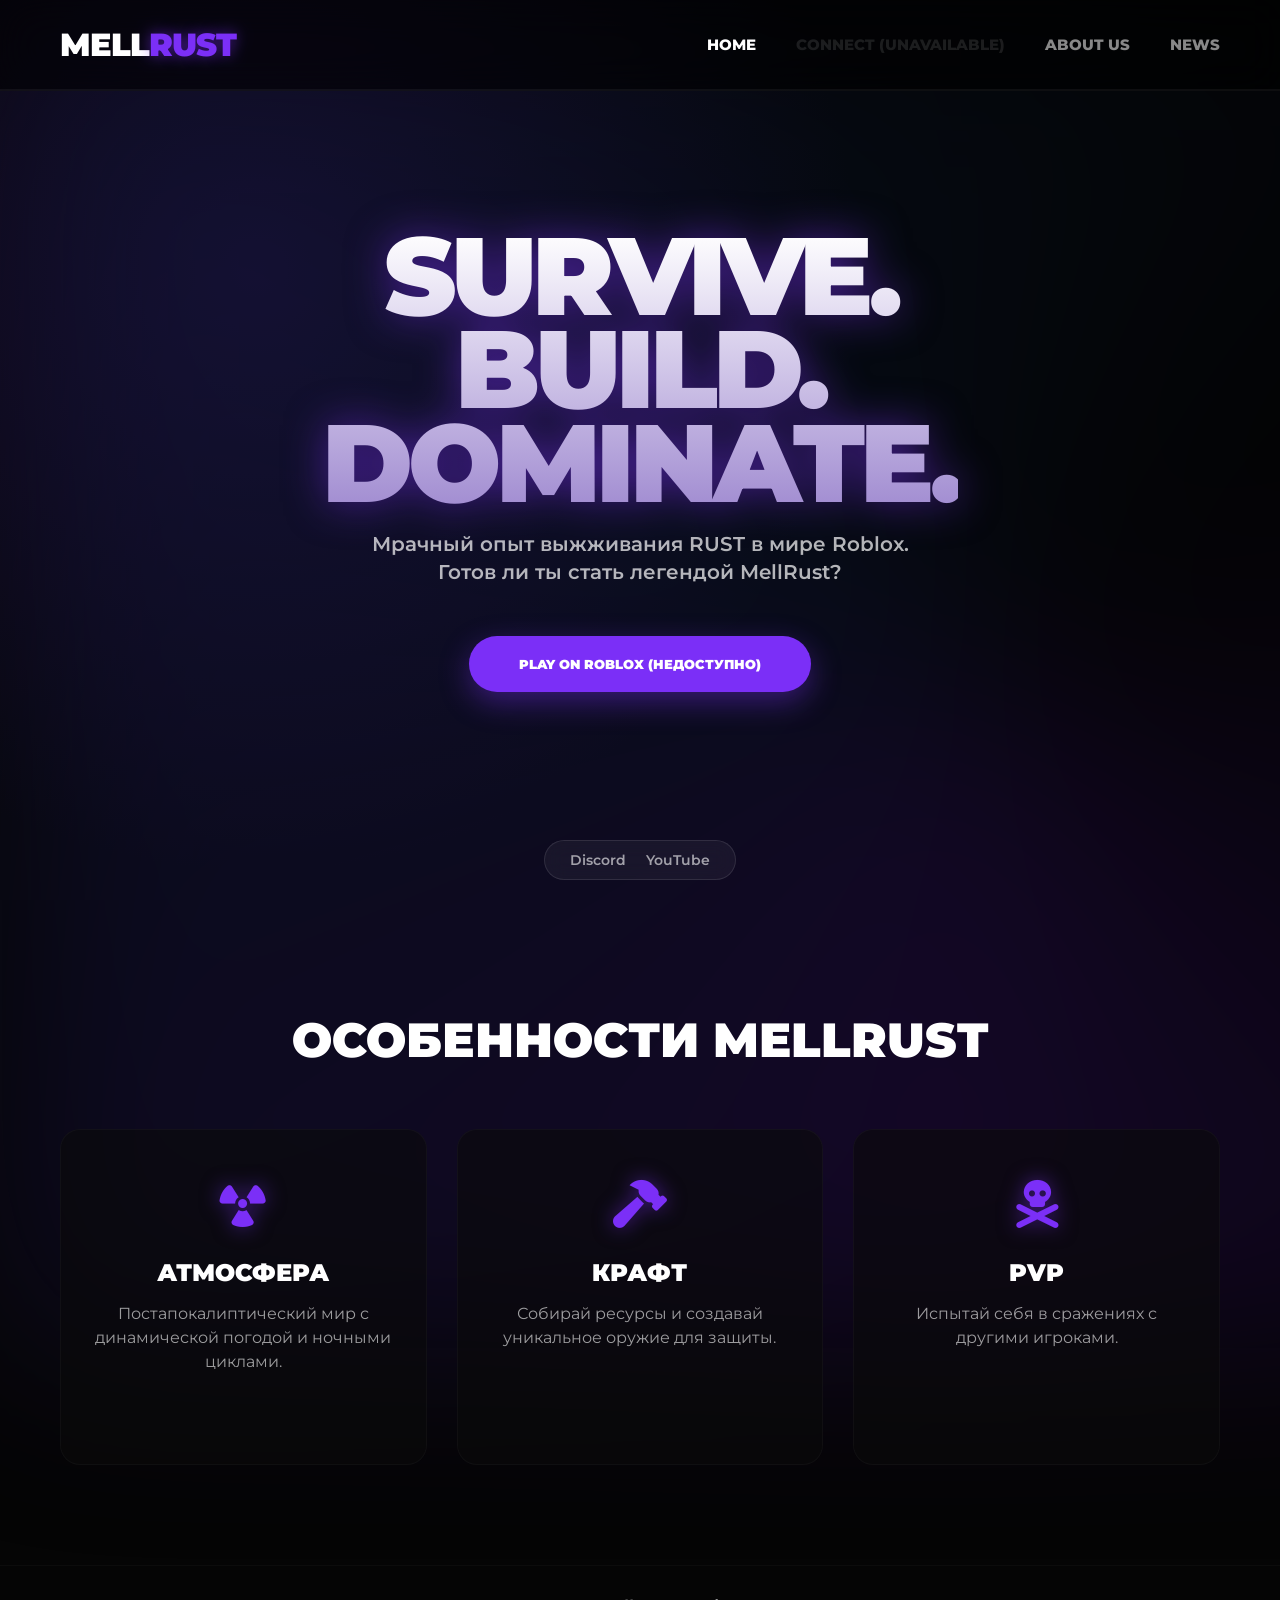
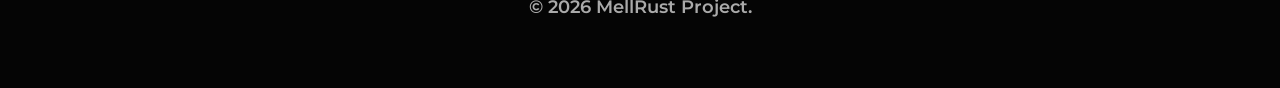
<file: index.html>
<!DOCTYPE html>
<html lang="ru">
<head>
    <footer class="footer-links">
    <a href="https://discord.gg/VKN4uFY7c" target="_blank" class="footer-item">Discord</a>
    <a href="#" class="footer-item">YouTube</a> 
    </footer>
    <meta charset="UTF-8">
    <meta name="viewport" content="width=device-width, initial-scale=1.0">
    <title>MellRust | Dark Edition</title>
    <link rel="stylesheet" href="style.css">
    <link rel="stylesheet" href="https://cdnjs.cloudflare.com/ajax/libs/font-awesome/6.0.0/css/all.min.css">
</head>
<body>
    <div class="gradient-bg"></div>
    
    <header class="navbar">
        <div class="logo">Mell<span>Rust</span></div>
        <nav>
            <ul class="nav-links">
                <li><a href="index.html" class="active">Home</a></li>
                <li><a href="#" class="disabled">Connect <span>(UNAVAILABLE)</span></a></li>
                <li><a href="about.html">About Us</a></li>
                <li><a href="news.html">News</a></li>
            </ul>
        </nav>
    </header>

    <main class="hero-section">
        <div class="hero-content">
            <h1 class="main-title">SURVIVE.<br>BUILD.<br>DOMINATE.</h1>
            <p class="main-subtitle">Мрачный опыт выжживания RUST в мире Roblox. Готов ли ты стать легендой MellRust?</p>
            <div class="action-btns">
                <button class="cta-btn play-btn">Play on Roblox
                    (НЕДОСТУПНО)
                </button>
            </div>
        </div>
    </main>

    <section class="features-section">
        <div class="container">
            <h2 class="section-title">Особенности MellRust</h2>
            <div class="features-grid">
                <div class="feature-card">
                    <i class="fas fa-radiation fa-3x feature-icon"></i>
                    <h3>Атмосфера</h3>
                    <p>Постапокалиптический мир с динамической погодой и ночными циклами.</p>
                </div>
                <div class="feature-card">
                    <i class="fas fa-hammer fa-3x feature-icon"></i>
                    <h3>Крафт</h3>
                    <p>Собирай ресурсы и создавай уникальное оружие для защиты.</p>
                </div>
                <div class="feature-card">
                    <i class="fas fa-skull-crossbones fa-3x feature-icon"></i>
                    <h3>PvP</h3>
                    <p>Испытай себя в сражениях с другими игроками.</p>
                </div>
            </div>
        </div>
    </section>

    <footer class="main-footer">
        <p>&copy; 2026 MellRust Project.</p>
    </footer>
</body>
</html>
</file>
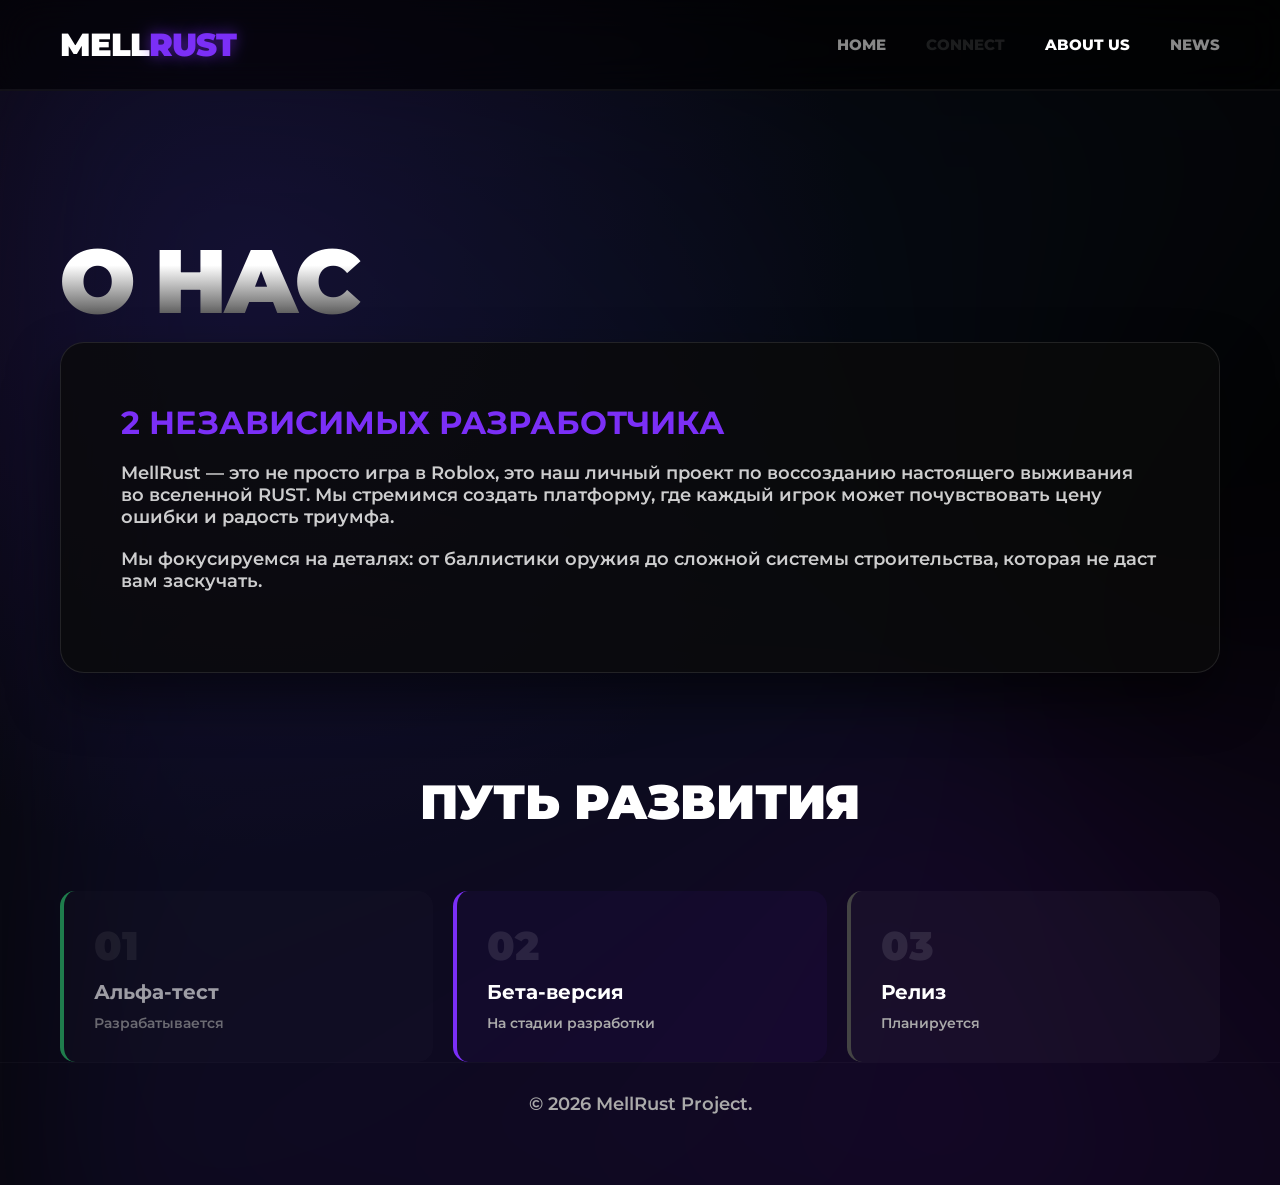
<file: about.html>
<!DOCTYPE html>
<html lang="ru">
<head>
    <meta charset="UTF-8">
    <title>About Us | MellRust</title>
    <link rel="stylesheet" href="style.css">
    <link rel="stylesheet" href="https://cdnjs.cloudflare.com/ajax/libs/font-awesome/6.0.0/css/all.min.css">
</head>
<body>
    <div class="gradient-bg"></div>
    
    <header class="navbar">
        <div class="logo">Mell<span>Rust</span></div>
        <nav>
            <ul class="nav-links">
                <li><a href="index.html">Home</a></li>
                <li><a href="#" class="disabled">Connect</a></li>
                <li><a href="about.html" class="active">About Us</a></li>
                <li><a href="news.html">News</a></li>
            </ul>
        </nav>
    </header>

    <main class="container about-page">
        <section class="about-hero">
            <h1 class="page-title-large">О НАС</h1>
            
            <div class="glass-card main-about">
                <h2>2 НЕЗАВИСИМЫХ РАЗРАБОТЧИКА</h2>
                <p>MellRust — это не просто игра в Roblox, это наш личный проект по воссозданию настоящего выживания во вселенной RUST. Мы стремимся создать платформу, где каждый игрок может почувствовать цену ошибки и радость триумфа.</p>
                <p>Мы фокусируемся на деталях: от баллистики оружия до сложной системы строительства, которая не даст вам заскучать.</p>
            </div>
        </section>

        <div class="roadmap">
            <h2 class="section-title">ПУТЬ РАЗВИТИЯ</h2>
            <div class="roadmap-grid">
                <div class="roadmap-item done">
                    <span class="step">01</span>
                    <h3>Альфа-тест</h3>
                    <p>Разрабатывается</p>
                </div>
                <div class="roadmap-item active-step">
                    <span class="step">02</span>
                    <h3>Бета-версия</h3>
                    <p>На стадии разработки</p>
                </div>
                <div class="roadmap-item future">
                    <span class="step">03</span>
                    <h3>Релиз</h3>
                    <p>Планируется</p>
                </div>
            </div>
        </div>
    </main>

    <footer class="main-footer">
        <p>&copy; 2026 MellRust Project.</p>
    </footer>
</body>
</html>
</file>
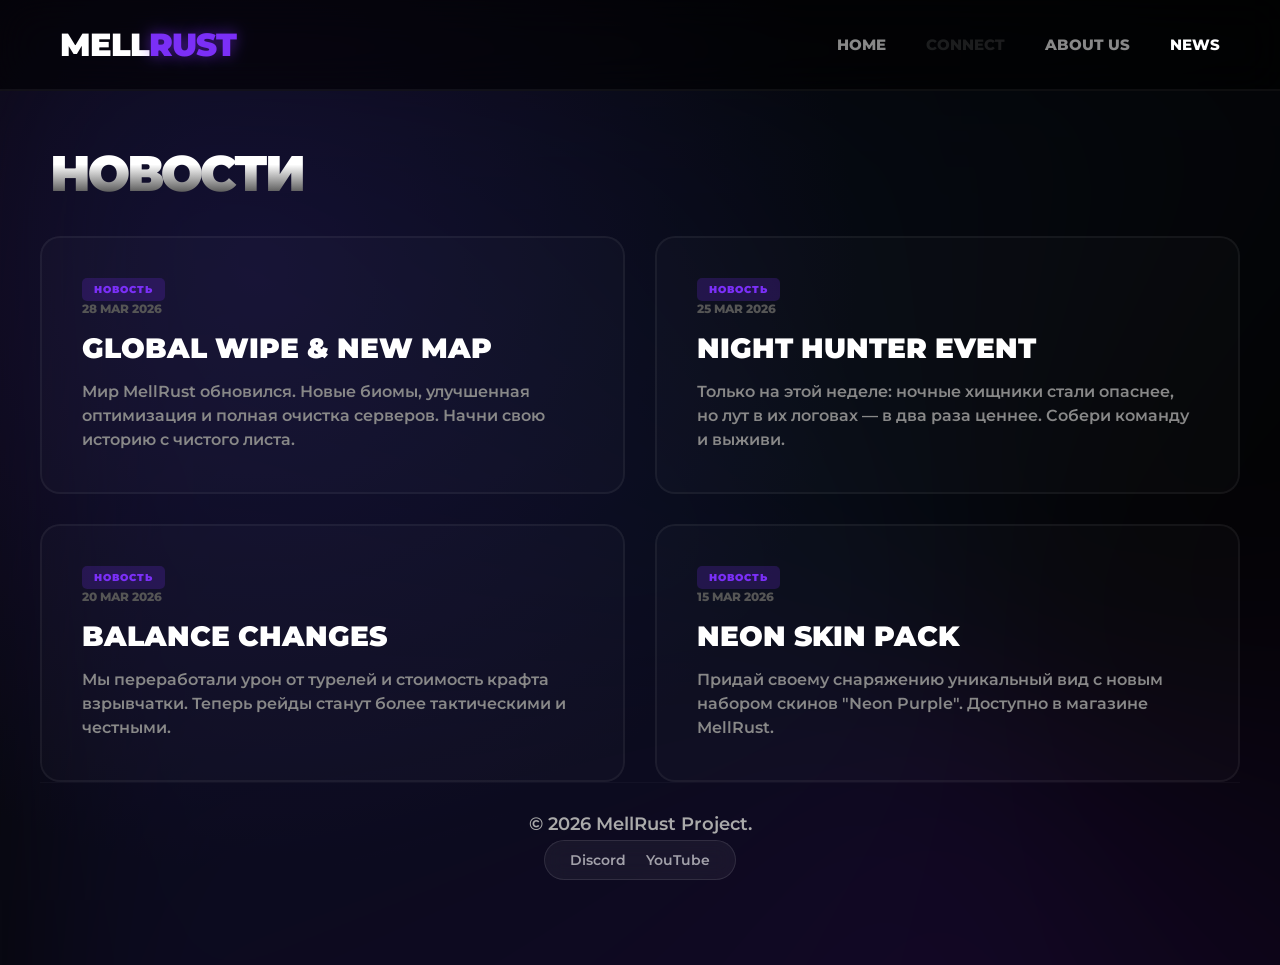
<file: news.html>
<!DOCTYPE html>
<html lang="ru">
<head>
    <footer class="footer-links">
    <a href="https://discord.gg/VKN4uFY7c" target="_blank" class="footer-item">Discord</a>
    <a href="#" class="footer-item">YouTube</a> 
    </footer>
    <meta charset="UTF-8">
    <title>News | MellRust Dark</title>
    <link rel="stylesheet" href="style.css">
</head>
<body>
    <div class="gradient-bg"></div>
    
    <header class="navbar">
        <div class="logo">Mell<span>Rust</span></div>
        <nav>
            <ul class="nav-links">
                <li><a href="index.html">Home</a></li>
                <li><a href="#" class="disabled">Connect</a></li>
                <li><a href="about.html">About Us</a></li>
                <li><a href="news.html" class="active">News</a></li>
            </ul>
        </nav>
    </header>

    <main class="news-page-container">
        <h1 class="page-title">НОВОСТИ</h1>
        
        <div class="news-grid">
            <article class="news-card">
                <div class="news-tag">Новость</div>
                <span class="date">28 MAR 2026</span>
                <h3>GLOBAL WIPE & NEW MAP</h3>
                <p>Мир MellRust обновился. Новые биомы, улучшенная оптимизация и полная очистка серверов. Начни свою историю с чистого листа.</p>
            </article>

            <article class="news-card">
                <div class="news-tag">Новость</div>
                <span class="date">25 MAR 2026</span>
                <h3>NIGHT HUNTER EVENT</h3>
                <p>Только на этой неделе: ночные хищники стали опаснее, но лут в их логовах — в два раза ценнее. Собери команду и выживи.</p>
            </article>

            <article class="news-card">
                <div class="news-tag">Новость</div>
                <span class="date">20 MAR 2026</span>
                <h3>BALANCE CHANGES</h3>
                <p>Мы переработали урон от турелей и стоимость крафта взрывчатки. Теперь рейды станут более тактическими и честными.</p>
            </article>

            <article class="news-card">
                <div class="news-tag">Новость</div>
                <span class="date">15 MAR 2026</span>
                <h3>NEON SKIN PACK</h3>
                <p>Придай своему снаряжению уникальный вид с новым набором скинов "Neon Purple". Доступно в магазине MellRust.</p>
            </article>
        </div>
        <footer class="main-footer">
        <p>&copy; 2026 MellRust Project.</p>
    </footer>
    </main>
</body>
</html>
</file>
<file: style.css>
@import url('https://fonts.googleapis.com/css2?family=Montserrat:wght@600;800;900&display=swap');

* {
    margin: 0;
    padding: 0;
    box-sizing: border-box;
    font-family: 'Montserrat', sans-serif;
}

body {
    background: #050505; /* Почти черный для глубины */
    color: #ffffff;
    overflow-x: hidden;
}

/* Глубокий темный градиент с блюром */
.gradient-bg {
    position: fixed;
    top: 0;
    left: 0;
    width: 100%;
    height: 100%;
    z-index: -1;
    background: radial-gradient(circle at 20% 30%, #1a0b2e 0%, #050505 50%),
                radial-gradient(circle at 80% 70%, #0a1931 0%, #050505 50%);
    background-color: #000;
}

/* Добавляем анимированные пятна для "перелива" */
.gradient-bg::after {
    content: "";
    position: absolute;
    width: 150%;
    height: 150%;
    background: conic-gradient(from 180deg at 50% 50%, #2b0b5a, #0b1a3a, #000, #2b0b5a);
    animation: rotate 12s linear infinite;
    opacity: 0.4;
    filter: blur(100px);
}

@keyframes rotate {
    from { transform: translate(-25%, -25%) rotate(0deg); }
    to { transform: translate(-25%, -25%) rotate(360deg); }
}

/* Навигация с жирным шрифтом */
.navbar {
    display: flex;
    justify-content: space-between;
    align-items: center;
    padding: 25px 60px;
    background: rgba(0, 0, 0, 0.6);
    backdrop-filter: blur(20px);
    border-bottom: 2px solid rgba(255, 255, 255, 0.05);
    position: sticky;
    top: 0;
    z-index: 100;
}

.logo {
    font-size: 32px;
    font-weight: 900; /* Максимальная толщина */
    letter-spacing: -1px;
    text-transform: uppercase;
}

.logo span {
    color: #7b2ff7; /* Яркий фиолетовый */
    text-shadow: 0 0 15px rgba(123, 47, 247, 0.6);
}

.nav-links {
    list-style: none;
    display: flex;
    gap: 40px;
}

.nav-links a {
    text-decoration: none;
    color: #888;
    font-weight: 800; /* Очень жирный */
    font-size: 15px;
    text-transform: uppercase;
    transition: 0.3s cubic-bezier(0.4, 0, 0.2, 1);
}

.nav-links a:hover, .nav-links a.active {
    color: #fff;
    transform: scale(1.1);
}

.nav-links a.disabled {
    opacity: 0.2;
    cursor: not-allowed;
}

/* Контентные блоки */
.container {
    max-width: 1100px;
    margin: 100px auto;
    padding: 0 20px;
    text-align: center;
}

h1 {
    font-size: 82px;
    font-weight: 900;
    letter-spacing: -3px;
    line-height: 0.9;
    margin-bottom: 20px;
    background: linear-gradient(180deg, #fff 30%, #444 100%);
    -webkit-background-clip: text;
    -webkit-text-fill-color: transparent;
}

p {
    font-size: 18px;
    font-weight: 600;
    color: #aaa;
    max-width: 600px;
    margin: 0 auto 40px;
}

/* Мощные карточки */
.glass-card {
    background: rgba(10, 10, 10, 0.8);
    border: 1px solid rgba(255, 255, 255, 0.1);
    border-radius: 24px;
    padding: 60px;
    box-shadow: 0 25px 50px rgba(0,0,0,0.5);
}

.cta-btn {
    background: #7b2ff7;
    color: #fff;
    padding: 20px 50px;
    border-radius: 40px;
    font-weight: 900;
    text-transform: uppercase;
    border: none;
    cursor: pointer;
    box-shadow: 0 10px 30px rgba(123, 47, 247, 0.4);
    transition: 0.3s;
}

.cta-btn:hover {
    background: #fff;
    color: #000;
    transform: translateY(-3px);
}
/* Контейнер для страницы новостей (шире обычного) */
.news-page-container {
    max-width: 1400px; /* Делаем шире, чтобы помещалось по 2 в ряд красиво */
    margin: 60px auto;
    padding: 0 40px;
}

.page-title {
    text-align: left;
    font-size: 50px;
    margin-bottom: 40px;
    padding-left: 10px;
}

/* Сетка: 2 колонки */
.news-grid {
    display: grid;
    grid-template-columns: 1fr 1fr; /* Ровно две колонки */
    gap: 30px; /* Расстояние между карточками */
}

/* Стили карточки-квадрата */
.news-card {
    background: rgba(255, 255, 255, 0.02);
    border: 2px solid rgba(255, 255, 255, 0.05);
    border-radius: 20px;
    padding: 40px;
    position: relative;
    transition: all 0.4s cubic-bezier(0.175, 0.885, 0.32, 1.275); /* Упругая анимация */
    cursor: pointer;
    overflow: hidden;
}

/* Эффект при наведении */
.news-card:hover {
    transform: translateY(-10px) scale(1.02); /* Увеличивается и поднимается */
    background: rgba(123, 47, 247, 0.05); /* Легкий фиолетовый оттенок фона */
    border-color: #7b2ff7; /* Фиолетовая рамка */
    box-shadow: 0 20px 40px rgba(123, 47, 247, 0.2), 
                0 0 20px rgba(123, 47, 247, 0.1); /* Фиолетовое свечение */
}

/* Заголовок внутри карточки */
.news-card h3 {
    font-size: 28px;
    font-weight: 900;
    margin: 15px 0;
    color: #fff;
    transition: 0.3s;
}

.news-card:hover h3 {
    color: #7b2ff7; /* Заголовок тоже красится в фиолетовый */
}

/* Текст новости */
.news-card p {
    font-size: 16px;
    color: #888;
    line-height: 1.5;
    margin: 0; /* Убираем авто-центрирование из прошлого стиля */
    max-width: 100%;
    text-align: left;
}

/* Декоративные элементы: дата и тег */
.date {
    font-size: 12px;
    font-weight: 800;
    color: #555;
    display: block;
    margin-bottom: 5px;
}

.news-tag {
    display: inline-block;
    padding: 5px 12px;
    background: rgba(123, 47, 247, 0.2);
    color: #7b2ff7;
    font-size: 10px;
    font-weight: 900;
    border-radius: 5px;
    text-transform: uppercase;
    letter-spacing: 1px;
}

/* Адаптивность: на телефонах будет 1 колонка */
@media (max-width: 900px) {
    .news-grid {
        grid-template-columns: 1fr;
    }
    .news-page-container {
        padding: 0 20px;
    }
}
.footer-links {
    position: fixed;
    bottom: 20px; /* Отступ от нижнего края */
    left: 50%;
    transform: translateX(-50%); /* Центрирование по горизонтали */
    display: flex;
    gap: 20px; /* Расстояние между ссылками */
    background: rgba(255, 255, 255, 0.05);
    padding: 10px 25px;
    border-radius: 30px;
    backdrop-filter: blur(10px);
    border: 1px solid rgba(255, 255, 255, 0.1);
    z-index: 1000;
}

.footer-item {
    text-decoration: none;
    color: rgba(255, 255, 255, 0.6);
    font-size: 14px;
    font-weight: 600;
    transition: 0.3s;
}

.footer-item:hover {
    color: #60a5fa; /* Голубой при наведении */
    text-shadow: 0 0 10px rgba(96, 165, 250, 0.5);
}
/* ==============================
   ОБНОВЛЕННЫЕ И НОВЫЕ СТИЛИ
   ============================== */

/* Общие контейнеры */
.container {
    max-width: 1200px;
    margin: 0 auto;
    padding: 0 20px;
}

/* --- Главная секция (Hero) --- */
.hero-section {
    height: 100vh; /* На весь экран */
    display: flex;
    justify-content: center;
    align-items: center;
    text-align: center;
    margin-top: -80px; /* Учитываем высоту навбара */
    position: relative;
    z-index: 1;
}

.hero-content {
    max-width: 800px;
}

.main-title {
    font-size: 110px; /* ОГРОМНЫЙ шрифт */
    font-weight: 900;
    line-height: 0.85;
    letter-spacing: -5px;
    margin-bottom: 20px;
    background: linear-gradient(180deg, #fff 0%, #a18cd1 100%);
    -webkit-background-clip: text;
    -webkit-text-fill-color: transparent;
    /* Фиолетовое свечение заголовка */
    filter: drop-shadow(0 0 20px rgba(123, 47, 247, 0.5));
    text-transform: uppercase;
}

.main-subtitle {
    font-size: 20px;
    color: rgba(255, 255, 255, 0.7);
    font-weight: 600;
    margin-bottom: 50px;
    max-width: 600px;
    margin-left: auto;
    margin-right: auto;
    line-height: 1.4;
}

/* Кнопки действий */
.action-btns {
    display: flex;
    gap: 40px;
    justify-content: center;
}

.cta-btn-outline {
    background: transparent;
    border: 2px solid #7b2ff7;
    color: #7b2ff7;
    padding: 20px 50px;
    border-radius: 20px;
    font-weight: 900;
    text-transform: uppercase;
    cursor: pointer;
    transition: 0.3s;
}

.cta-btn-outline:hover {
    background: #7b2ff7;
    color: #fff;
    box-shadow: 0 0 30px rgba(123, 47, 247, 0.6);
}

/* --- Секция фишек (Features) --- */
.features-section {
    padding: 100px 0;
    position: relative;
    z-index: 1;
}

.section-title {
    text-align: center;
    font-size: 48px;
    font-weight: 900;
    margin-bottom: 60px;
    text-transform: uppercase;
    color: #fff;
}

.features-grid {
    display: grid;
    grid-template-columns: repeat(3, 1fr); /* 3 в ряд */
    gap: 30px;
}

.feature-card {
    background: rgba(10, 10, 10, 0.6);
    border: 1px solid rgba(255, 255, 255, 0.03);
    border-radius: 20px;
    padding: 50px 30px;
    text-align: center;
    transition: 0.4s cubic-bezier(0.175, 0.885, 0.32, 1.275);
    cursor: default;
}

.feature-card:hover {
    transform: translateY(-15px);
    border-color: rgba(123, 47, 247, 0.3);
    background: rgba(123, 47, 247, 0.03);
    box-shadow: 0 20px 40px rgba(0,0,0,0.4);
}

.feature-icon {
    color: #7b2ff7; /* Наш фиолетовый */
    margin-bottom: 30px;
    filter: drop-shadow(0 0 10px rgba(123, 47, 247, 0.5));
}

.feature-card h3 {
    font-size: 24px;
    font-weight: 900;
    margin-bottom: 15px;
    color: #fff;
    text-transform: uppercase;
}

.feature-card p {
    font-size: 16px;
    color: rgba(255, 255, 255, 0.6);
    line-height: 1.5;
    font-weight: 400;
}

/* --- Секция Сообщества --- */
.community-section {
    padding: 100px 0;
    display: flex;
    justify-content: center;
    position: relative;
    z-index: 1;
}

.glass-container {
    background: rgba(255, 255, 255, 0.02);
    backdrop-filter: blur(20px);
    border: 1px solid rgba(255, 255, 255, 0.05);
    padding: 60px;
    border-radius: 30px;
    text-align: center;
    max-width: 800px;
}

.glass-container h2 {
    font-size: 36px;
    font-weight: 900;
    margin-bottom: 15px;
    text-transform: uppercase;
}

.glass-container p {
    color: rgba(255, 255, 255, 0.7);
    margin-bottom: 40px;
}

.discord-btn {
    background: #5865F2; /* Цвет Discord */
    color: #fff;
    padding: 18px 40px;
    border-radius: 12px;
    font-weight: 800;
    text-transform: uppercase;
    text-decoration: none;
    display: inline-flex;
    align-items: center;
    gap: 10px;
    transition: 0.3s;
}

.discord-btn:hover {
    transform: scale(1.05);
    box-shadow: 0 10px 30px rgba(88, 101, 242, 0.4);
}

/* --- Подвал (Footer) --- */
.main-footer {
    text-align: center;
    padding: 30px;
    border-top: 1px solid rgba(255, 255, 255, 0.03);
    position: relative;
    z-index: 1;
    color: rgba(255, 255, 255, 0.3);
    font-size: 14px;
}

/* Адаптивность для мобильных */
@media (max-width: 900px) {
    .main-title { font-size: 70px; }
    .features-grid { grid-template-columns: 1fr; }
    .action-btns { flex-direction: column; gap: 10px; }
}
/* --- Специфические стили для About Us --- */
.page-title-large {
    font-size: 90px;
    font-weight: 900;
    text-align: left;
    margin-bottom: 40px;
    letter-spacing: -4px;
    color: #fff;
}

.main-about {
    text-align: left;
    margin-bottom: 80px;
}

.main-about h2 {
    color: #7b2ff7;
    margin-bottom: 20px;
    font-size: 32px;
}

.main-about p {
    margin: 0 0 20px 0;
    max-width: 100%;
    color: rgba(255, 255, 255, 0.8);
}

/* Roadmap (План развития) */
.roadmap-grid {
    display: grid;
    grid-template-columns: repeat(3, 1fr);
    gap: 20px;
    margin-top: 40px;
}

.roadmap-item {
    background: rgba(255, 255, 255, 0.03);
    padding: 30px;
    border-radius: 15px;
    border-left: 4px solid #333;
    text-align: left;
}

.roadmap-item.done { border-left-color: #2ecc71; opacity: 0.6; } /* Выполнено */
.roadmap-item.active-step { border-left-color: #7b2ff7; background: rgba(123, 47, 247, 0.05); } /* В процессе */
.roadmap-item.future { border-left-color: #444; } /* Будущее */

.roadmap-item .step {
    font-size: 40px;
    font-weight: 900;
    display: block;
    margin-bottom: 10px;
    color: rgba(255, 255, 255, 0.1);
}

.roadmap-item h3 {
    margin-bottom: 10px;
    font-size: 20px;
}

.roadmap-item p {
    font-size: 14px;
    margin: 0;
}

@media (max-width: 800px) {
    .roadmap-grid { grid-template-columns: 1fr; }
    .page-title-large { font-size: 50px; }
}
/* Опускаем контент ниже */
.about-hero {
    margin-top: 150px; /* Регулируй это число, чтобы опустить еще ниже */
    margin-bottom: 100px;
}

.page-title-large {
    font-size: 90px;
    font-weight: 900;
    text-align: left;
    margin-bottom: 20px; /* Уменьшил отступ до карточки */
    letter-spacing: -4px;
    color: #fff;
    text-transform: uppercase;
}

/* Добавим плавное появление для красоты */
.about-hero {
    animation: fadeInUp 1s ease-out forwards;
}

@keyframes fadeInUp {
    from {
        opacity: 0;
        transform: translateY(50px);
    }
    to {
        opacity: 1;
        transform: translateY(0);
    }
}
</file>
